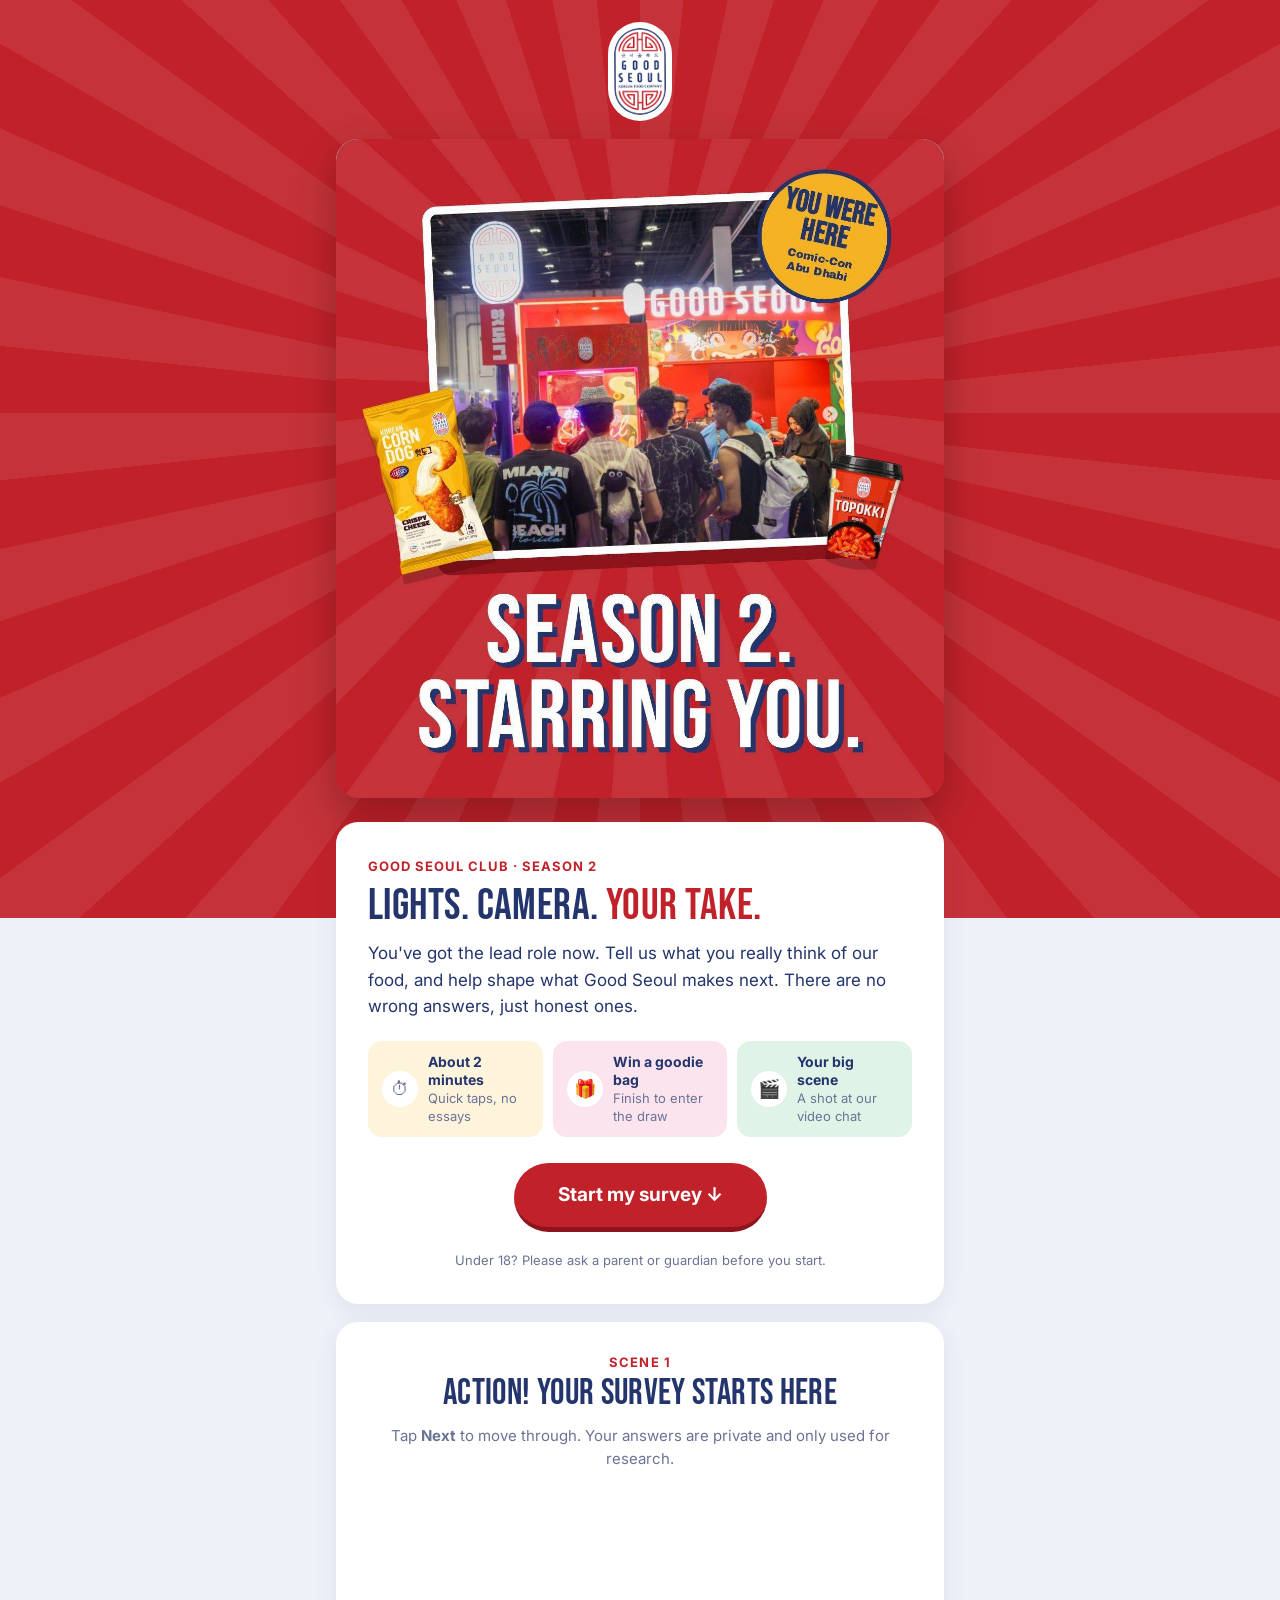
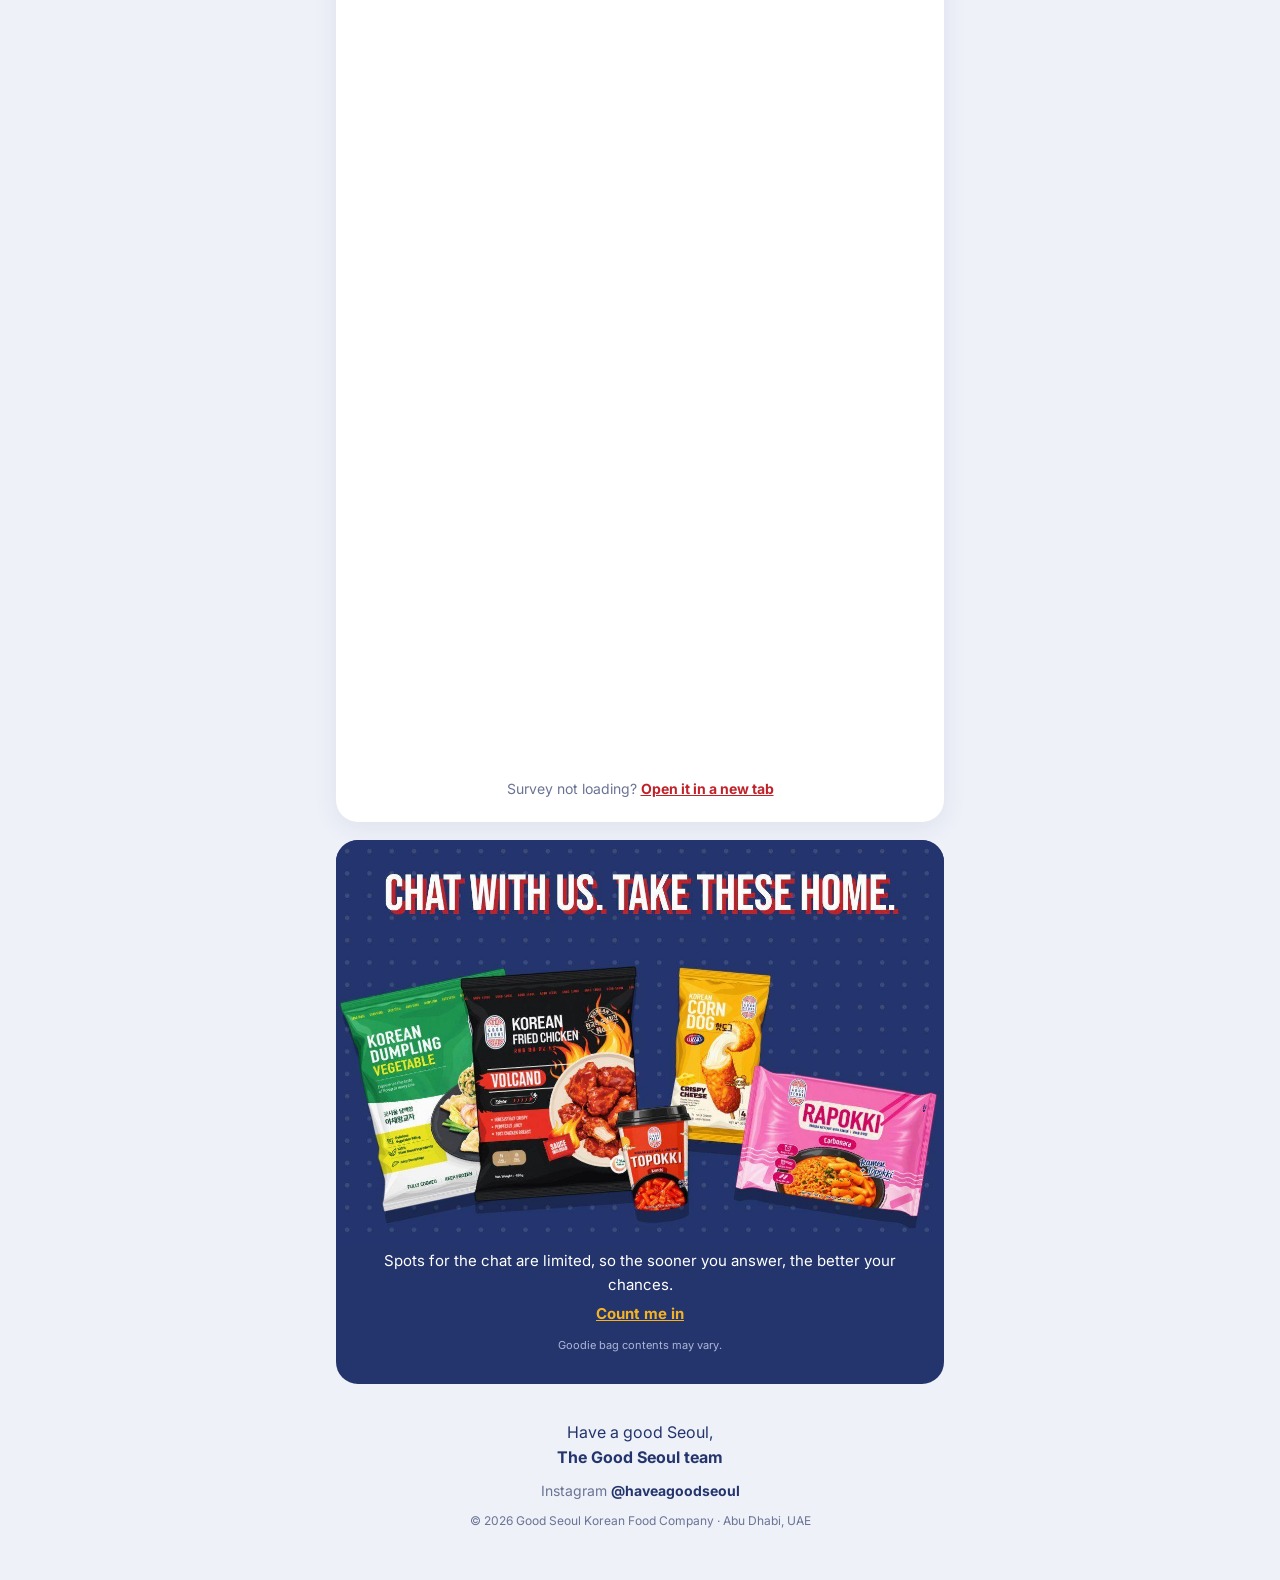
<file: index.html>
<!DOCTYPE html>
<html lang="en">
<head>
<meta charset="UTF-8">
<meta name="viewport" content="width=device-width, initial-scale=1">
<title>Good Seoul Club | Season 2. Starring you.</title>
<meta name="description" content="You were at the Good Seoul booth at Comic-Con Abu Dhabi. Take the 2-minute survey and join the Good Seoul Club.">
<meta name="robots" content="noindex, nofollow">
<meta name="theme-color" content="#C1222A">
<meta property="og:type" content="website">
<meta property="og:title" content="Season 2. Starring you. | Good Seoul Club">
<meta property="og:description" content="Take the 2-minute survey, chat with the Good Seoul team and take home a goodie bag.">
<meta property="og:image" content="assets/og-image.jpg">
<meta name="twitter:card" content="summary_large_image">
<link rel="icon" type="image/png" href="assets/favicon.png">
<link rel="preconnect" href="https://fonts.googleapis.com">
<link rel="preconnect" href="https://fonts.gstatic.com" crossorigin>
<link href="https://fonts.googleapis.com/css2?family=Bebas+Neue&family=Inter:wght@400;600;700&display=swap" rel="stylesheet">
<link rel="stylesheet" href="css/style.css">
</head>
<body>

<header class="hero">
  <div class="container">
    <img class="logo" src="assets/logo.png" alt="Good Seoul" width="64">
    <div class="hero-card">
      <img src="assets/hero.jpg" alt="Season 2. Starring you. You were at the Good Seoul booth at Comic-Con Abu Dhabi." width="1200" height="1300">
    </div>
  </div>
</header>

<main class="container">

  <section class="card intro">
    <p class="eyebrow">Good Seoul Club &middot; Season 2</p>
    <h1>Lights. Camera. <span class="hl">Your take.</span></h1>
    <p>You've got the lead role now. Tell us what you really think of our food, and help shape what Good Seoul makes next. There are no wrong answers, just honest ones.</p>

    <ul class="perks">
      <li class="perk perk-yellow"><span class="perk-icon" aria-hidden="true">&#9201;</span><span><strong>About 2 minutes</strong>Quick taps, no essays</span></li>
      <li class="perk perk-pink"><span class="perk-icon" aria-hidden="true">&#127873;</span><span><strong>Win a goodie bag</strong>Finish to enter the draw</span></li>
      <li class="perk perk-green"><span class="perk-icon" aria-hidden="true">&#127916;</span><span><strong>Your big scene</strong>A shot at our video chat</span></li>
    </ul>

    <a class="btn" href="#survey">Start my survey &darr;</a>
    <p class="note">Under 18? Please ask a parent or guardian before you start.</p>
  </section>

  <section class="card form-card" id="survey">
    <div class="form-head">
      <p class="eyebrow">Scene 1</p>
      <h2>Action! Your survey starts here</h2>
      <p>Tap <strong>Next</strong> to move through. Your answers are private and only used for research.</p>
    </div>
    <div class="form-frame" id="formFrame">
      <div class="loader" id="loader"><span></span>Loading the survey&hellip;</div>
      <div class="form-missing" id="formMissing" hidden>
        The survey link hasn't been set yet. (Admin: add FORM_URL in <code>js/config.js</code>.)
      </div>
    </div>
    <p class="fallback">Survey not loading? <a id="formNewTab" href="#" target="_blank" rel="noopener">Open it in a new tab</a></p>
  </section>

  <section class="goodies">
    <img src="assets/goodie-bag.jpg" alt="Chat with us. Take these home: Good Seoul dumplings, fried chicken, corn dogs, topokki and rapokki." width="1200" height="800" loading="lazy">
    <div class="goodies-text">
      <p>Spots for the chat are limited, so the sooner you answer, the better your chances.</p>
      <a href="#survey">Count me in</a>
      <small>Goodie bag contents may vary.</small>
    </div>
  </section>

</main>

<footer class="footer">
  <p class="signoff">Have a good Seoul,<br><strong>The Good Seoul team</strong></p>
  <p>Instagram <a href="https://instagram.com/haveagoodseoul" target="_blank" rel="noopener">@haveagoodseoul</a></p>
  <p class="small">&copy; 2026 Good Seoul Korean Food Company &middot; Abu Dhabi, UAE</p>
</footer>

<script src="js/config.js"></script>
<script src="js/track.js"></script>
<script>
(function () {
  var cfg = window.GS_CONFIG;
  var frame = document.getElementById("formFrame");
  var url = cfg.FORM_URL || "";
  var valid = /docs\.google\.com\/forms\/.+\/viewform/.test(url);

  GS.track("page_view");

  if (!valid) {
    document.getElementById("loader").hidden = true;
    document.getElementById("formMissing").hidden = false;
    document.querySelector(".fallback").hidden = true;
    return;
  }

  // Build the form URL: embedded mode + optional reference code pre-fill
  var u = new URL(url);
  u.searchParams.delete("usp");
  u.searchParams.set("hl", "en");
  if (cfg.REF_ENTRY_ID && GS.emailHash) u.searchParams.set(cfg.REF_ENTRY_ID, GS.emailHash);
  if (cfg.REF_ENTRY_ID && GS.emailHash) u.searchParams.set("usp", "pp_url");
  document.getElementById("formNewTab").href = u.toString();
  u.searchParams.set("embedded", "true");

  var iframe = document.createElement("iframe");
  iframe.title = "Good Seoul Club survey";
  iframe.src = u.toString();
  iframe.loading = "eager";
  function setHeight() {
    iframe.style.height = (window.innerWidth < 640 ? cfg.FORM_HEIGHT_MOBILE : cfg.FORM_HEIGHT_DESKTOP) + "px";
  }
  setHeight();
  window.addEventListener("resize", setHeight);

  // Each iframe load = a new form page (load 1 = opened; further loads = next page / submitted)
  var loads = 0;
  iframe.addEventListener("load", function () {
    loads++;
    document.getElementById("loader").hidden = true;
    if (loads === 1) { GS.track("form_loaded"); return; }
    GS.track("form_page_" + loads);
    frame.scrollIntoView({ behavior: "smooth", block: "start" });
  });
  frame.appendChild(iframe);

  var started = false;
  document.querySelectorAll('a[href="#survey"]').forEach(function (a) {
    a.addEventListener("click", function () { if (!started) { started = true; GS.track("cta_click"); } });
  });
})();
</script>
</body>
</html>
</file>
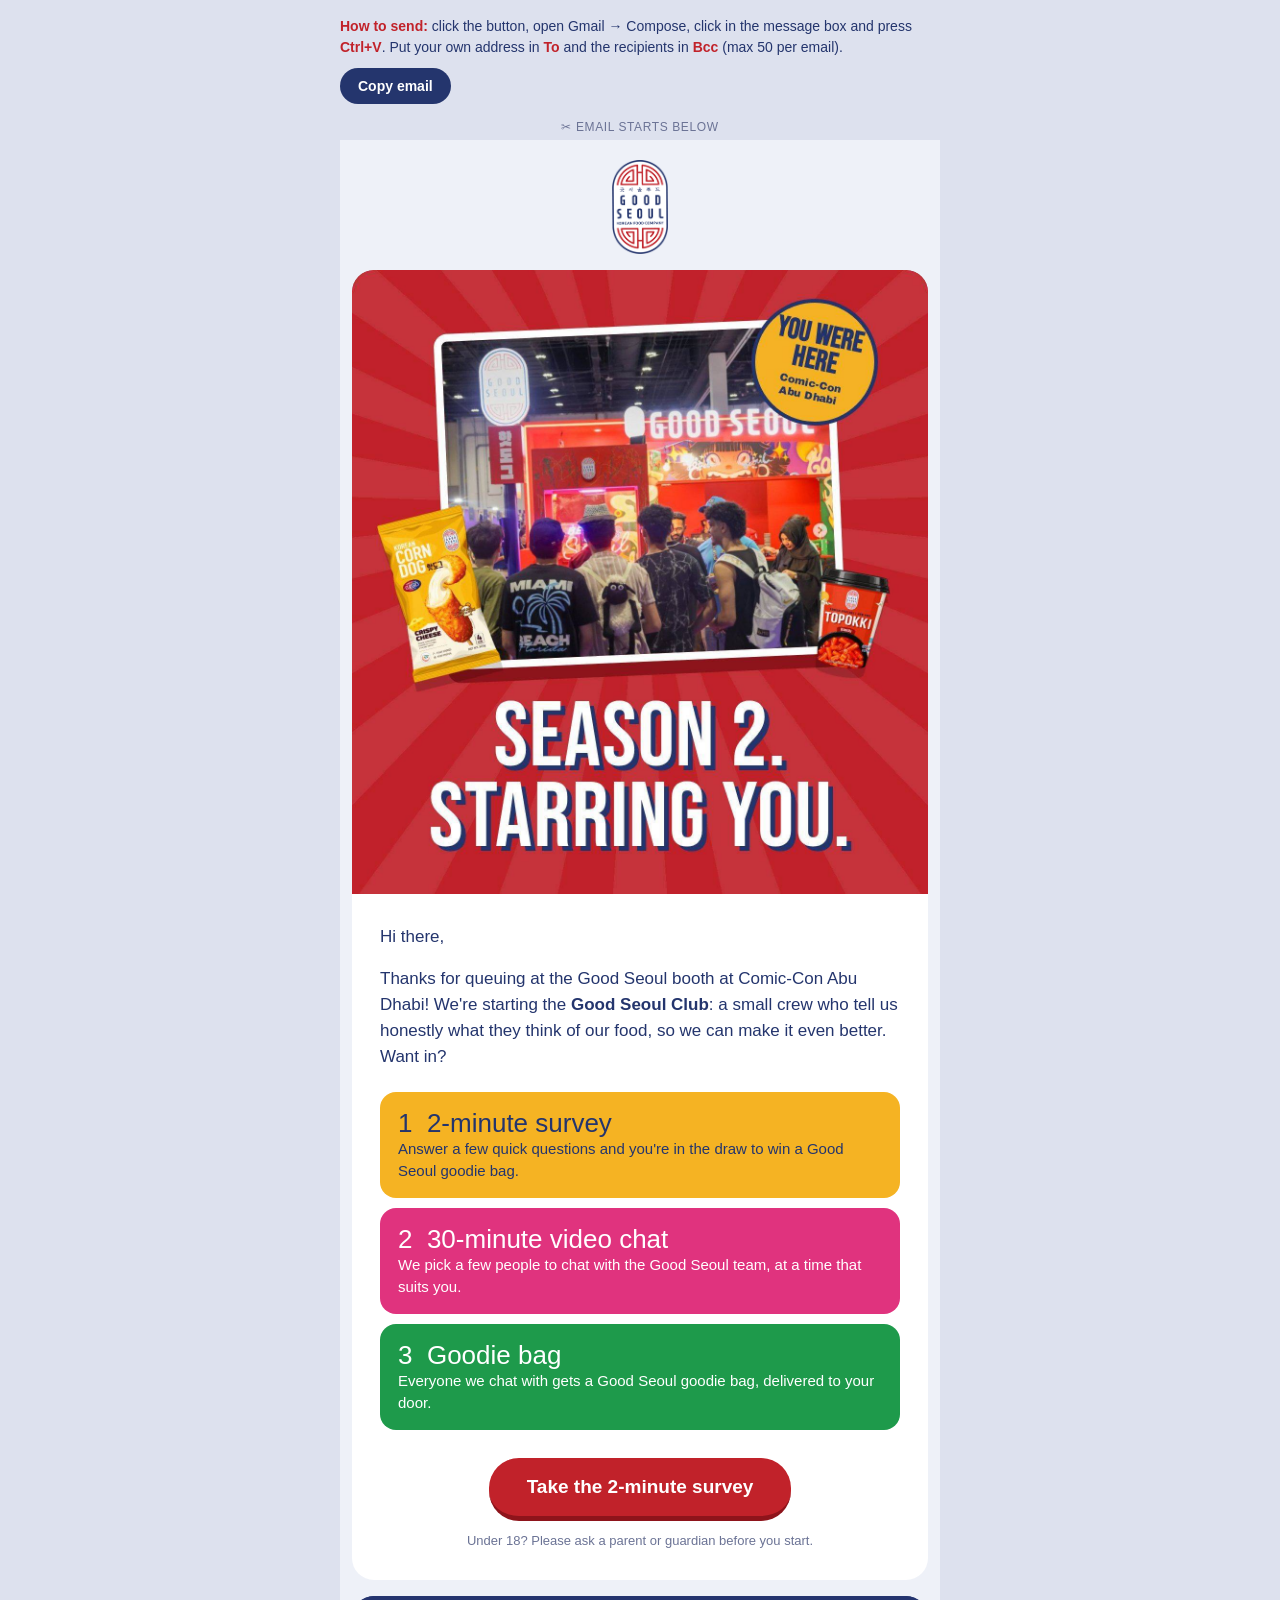
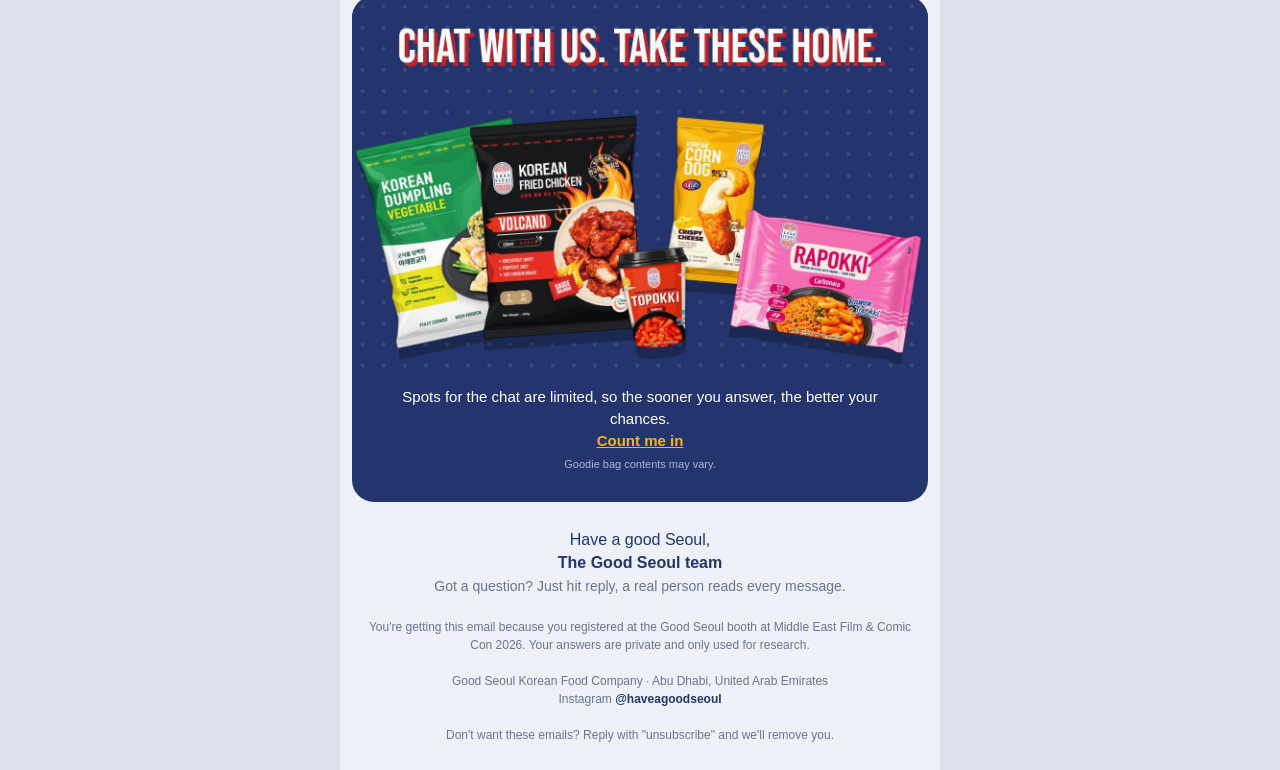
<file: email.html>
<!DOCTYPE html>
<html lang="en">
<head>
<meta charset="UTF-8">
<meta name="viewport" content="width=device-width, initial-scale=1">
<meta name="robots" content="noindex, nofollow">
<title>Good Seoul email (copy for Gmail)</title>
<style>
  body { margin:0; padding:0; background:#DDE1EE; font-family:Arial, Helvetica, sans-serif; }
  .howto { max-width:600px; margin:0 auto; padding:16px; font-size:14px; line-height:21px; color:#24356D; }
  .howto b { color:#C1222A; }
  .howto button { background:#24356D; color:#fff; border:0; border-radius:20px; padding:10px 18px; font-weight:bold; cursor:pointer; font-size:14px; }
  .cut { max-width:600px; margin:0 auto 6px; padding:0 16px; font-size:12px; color:#6B7395; text-align:center; letter-spacing:.05em; }
</style>
</head>
<body>

<div class="howto">
  <b>How to send:</b> click the button, open Gmail &rarr; Compose, click in the message box and press <b>Ctrl+V</b>.
  Put your own address in <b>To</b> and the recipients in <b>Bcc</b> (max 50 per email).
  <div style="padding-top:10px;"><button type="button" id="copyBtn">Copy email</button> <span id="copied" style="padding-left:8px;"></span></div>
</div>
<div class="cut">&#9986; EMAIL STARTS BELOW</div>

<!-- ===================== EMAIL (copied into Gmail) ===================== -->
<div id="email">
<table role="presentation" width="100%" cellpadding="0" cellspacing="0" border="0" style="background:#EEF1F8; width:100%; max-width:600px; margin:0 auto;">
<tr><td align="center" style="padding:20px 12px 26px 12px;">

<table role="presentation" width="100%" cellpadding="0" cellspacing="0" border="0" style="width:100%; max-width:576px;">

  <tr>
    <td align="center" style="padding:0 0 16px 0;">
      <img src="https://goodseoul.github.io/assets/logo.png" width="56" alt="Good Seoul" style="display:block; width:56px; height:auto; border:0;">
    </td>
  </tr>

  <tr>
    <td style="background:#C1222A; border-radius:22px 22px 0 0; line-height:0; font-size:0;">
      <a href="https://goodseoul.github.io/?utm_source=email&amp;utm_medium=gmail_manual&amp;utm_campaign=gs_club_s2&amp;utm_content=hero" target="_blank"><img src="https://goodseoul.github.io/assets/hero.jpg" width="576" alt="Season 2. Starring you. You were at the Good Seoul booth at Comic-Con Abu Dhabi." style="display:block; width:100%; max-width:576px; height:auto; border:0; border-radius:22px 22px 0 0;"></a>
    </td>
  </tr>

  <tr>
    <td style="background:#FFFFFF; border-radius:0 0 22px 22px; padding:30px 28px 30px 28px; font-family:Arial, Helvetica, sans-serif; color:#24356D;">

      <p style="margin:0 0 16px 0; font-size:17px; line-height:26px;">Hi there,</p>
      <p style="margin:0 0 22px 0; font-size:17px; line-height:26px;">Thanks for queuing at the Good Seoul booth at Comic-Con Abu Dhabi! We're starting the <strong>Good Seoul Club</strong>: a small crew who tell us honestly what they think of our food, so we can make it even better. Want in?</p>

      <table role="presentation" width="100%" cellpadding="0" cellspacing="0" border="0">
        <tr><td style="background:#F5B323; border-radius:16px; padding:16px 18px; color:#24356D; font-family:Arial, Helvetica, sans-serif;">
          <span style="font-family:Impact, 'Arial Narrow', sans-serif; font-size:26px; line-height:30px;">1 &nbsp;2-minute survey</span><br>
          <span style="font-size:15px; line-height:22px;">Answer a few quick questions and you're in the draw to win a Good Seoul goodie bag.</span>
        </td></tr>
        <tr><td style="height:10px; line-height:10px; font-size:10px;">&nbsp;</td></tr>
        <tr><td style="background:#E0337E; border-radius:16px; padding:16px 18px; color:#FFFFFF; font-family:Arial, Helvetica, sans-serif;">
          <span style="font-family:Impact, 'Arial Narrow', sans-serif; font-size:26px; line-height:30px;">2 &nbsp;30-minute video chat</span><br>
          <span style="font-size:15px; line-height:22px;">We pick a few people to chat with the Good Seoul team, at a time that suits you.</span>
        </td></tr>
        <tr><td style="height:10px; line-height:10px; font-size:10px;">&nbsp;</td></tr>
        <tr><td style="background:#1E9A4B; border-radius:16px; padding:16px 18px; color:#FFFFFF; font-family:Arial, Helvetica, sans-serif;">
          <span style="font-family:Impact, 'Arial Narrow', sans-serif; font-size:26px; line-height:30px;">3 &nbsp;Goodie bag</span><br>
          <span style="font-size:15px; line-height:22px;">Everyone we chat with gets a Good Seoul goodie bag, delivered to your door.</span>
        </td></tr>
      </table>

      <table role="presentation" width="100%" cellpadding="0" cellspacing="0" border="0">
        <tr><td align="center" style="padding:28px 0 10px 0;">
          <a href="https://goodseoul.github.io/?utm_source=email&amp;utm_medium=gmail_manual&amp;utm_campaign=gs_club_s2&amp;utm_content=button" target="_blank" style="display:inline-block; background:#C1222A; color:#FFFFFF; font-family:Arial, Helvetica, sans-serif; font-size:19px; font-weight:bold; line-height:24px; padding:17px 38px; border-radius:30px; border-bottom:5px solid #8E141B; text-decoration:none;">Take the 2-minute survey</a>
        </td></tr>
        <tr><td align="center" style="font-family:Arial, Helvetica, sans-serif; font-size:13px; line-height:19px; color:#6B7395;">
          Under 18? Please ask a parent or guardian before you start.
        </td></tr>
      </table>

    </td>
  </tr>

  <tr><td style="height:16px; line-height:16px; font-size:16px;">&nbsp;</td></tr>

  <tr>
    <td style="background:#24356D; border-radius:22px 22px 0 0; line-height:0; font-size:0;">
      <a href="https://goodseoul.github.io/?utm_source=email&amp;utm_medium=gmail_manual&amp;utm_campaign=gs_club_s2&amp;utm_content=goodie_image" target="_blank"><img src="https://goodseoul.github.io/assets/goodie-bag.jpg" width="576" alt="Chat with us. Take these home: Good Seoul dumplings, fried chicken, corn dogs, topokki and rapokki." style="display:block; width:100%; max-width:576px; height:auto; border:0; border-radius:22px 22px 0 0;"></a>
    </td>
  </tr>
  <tr>
    <td align="center" style="background:#24356D; border-radius:0 0 22px 22px; padding:6px 28px 28px 28px; font-family:Arial, Helvetica, sans-serif; font-size:15px; line-height:22px; color:#FFFFFF;">
      Spots for the chat are limited, so the sooner you answer, the better your chances.<br>
      <a href="https://goodseoul.github.io/?utm_source=email&amp;utm_medium=gmail_manual&amp;utm_campaign=gs_club_s2&amp;utm_content=count_me_in" target="_blank" style="color:#F5B323; font-weight:bold; text-decoration:underline;">Count me in</a><br>
      <span style="font-size:11px; line-height:16px; color:#AEB6D6;">Goodie bag contents may vary.</span>
    </td>
  </tr>

  <tr>
    <td align="center" style="padding:26px 16px 4px 16px; font-family:Arial, Helvetica, sans-serif; font-size:16px; line-height:23px; color:#24356D;">
      Have a good Seoul,<br><strong>The Good Seoul team</strong><br>
      <span style="font-size:14px; color:#6B7395;">Got a question? Just hit reply, a real person reads every message.</span>
    </td>
  </tr>
  <tr>
    <td align="center" style="padding:16px 16px 0 16px; font-family:Arial, Helvetica, sans-serif; font-size:12px; line-height:18px; color:#6B7395;">
      You're getting this email because you registered at the Good Seoul booth at Middle East Film &amp; Comic Con 2026. Your answers are private and only used for research.<br><br>
      Good Seoul Korean Food Company &middot; Abu Dhabi, United Arab Emirates<br>
      Instagram <a href="https://instagram.com/haveagoodseoul" target="_blank" style="color:#24356D; font-weight:bold; text-decoration:none;">@haveagoodseoul</a><br><br>
      Don't want these emails? Reply with "unsubscribe" and we'll remove you.
    </td>
  </tr>

</table>
</td></tr>
</table>
</div>
<!-- ===================== END EMAIL ===================== -->

<script>
  document.getElementById("copyBtn").addEventListener("click", function () {
    var el = document.getElementById("email");
    var msg = document.getElementById("copied");
    try {
      var html = el.innerHTML;
      if (navigator.clipboard && window.ClipboardItem) {
        navigator.clipboard.write([new ClipboardItem({
          "text/html": new Blob([html], { type: "text/html" }),
          "text/plain": new Blob([el.innerText], { type: "text/plain" })
        })]).then(function () { msg.textContent = "Copied! Now paste in Gmail."; },
                  function () { fallback(); });
      } else { fallback(); }
    } catch (e) { fallback(); }
    function fallback() {
      var r = document.createRange(); r.selectNode(el);
      var s = window.getSelection(); s.removeAllRanges(); s.addRange(r);
      document.execCommand("copy"); s.removeAllRanges();
      msg.textContent = "Copied! Now paste in Gmail.";
    }
  });
</script>
</body>
</html>
</file>
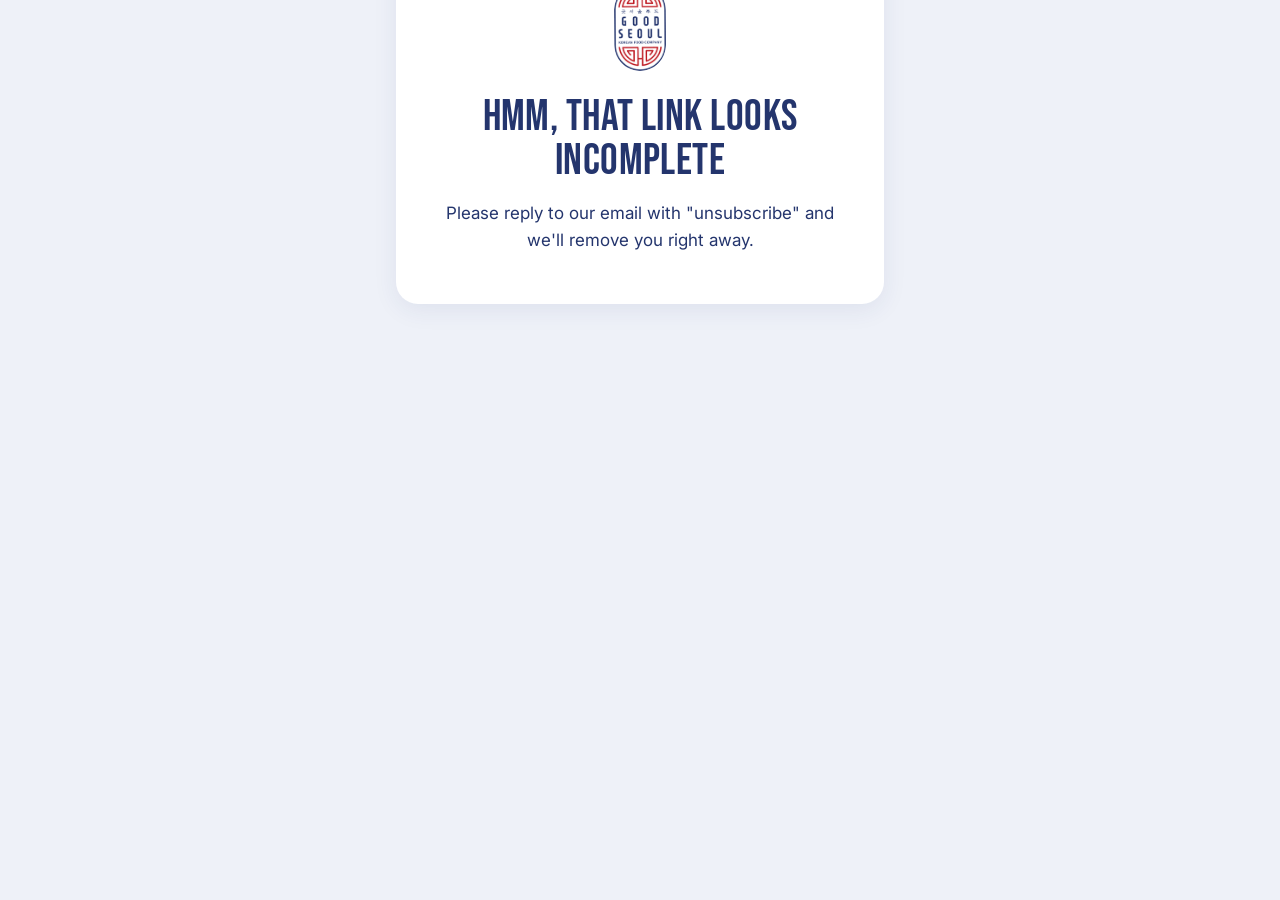
<file: unsubscribe.html>
<!DOCTYPE html>
<html lang="en">
<head>
<meta charset="UTF-8">
<meta name="viewport" content="width=device-width, initial-scale=1">
<title>Unsubscribe | Good Seoul</title>
<meta name="robots" content="noindex, nofollow">
<meta name="theme-color" content="#C1222A">
<link rel="icon" type="image/png" href="assets/favicon.png">
<link rel="preconnect" href="https://fonts.googleapis.com">
<link rel="preconnect" href="https://fonts.gstatic.com" crossorigin>
<link href="https://fonts.googleapis.com/css2?family=Bebas+Neue&family=Inter:wght@400;600;700&display=swap" rel="stylesheet">
<link rel="stylesheet" href="css/style.css">
</head>
<body>
<main class="container simple">
  <section class="card">
    <img class="logo" src="assets/logo.png" alt="Good Seoul" width="64">

    <div id="ask">
      <h1>Unsubscribe?</h1>
      <p>We'll stop sending you Good Seoul Club emails. No hard feelings.</p>
      <button class="btn" id="confirm" type="button" style="border:0; border-bottom:5px solid var(--red-dark); cursor:pointer; font-family:inherit;">Yes, unsubscribe me</button>
    </div>

    <div id="done" hidden>
      <h1>You're unsubscribed</h1>
      <p>You won't get any more emails from this campaign. Changed your mind? Just reply to any of our emails.</p>
      <p><a href="https://instagram.com/haveagoodseoul" style="color:var(--red); font-weight:700;">Follow @haveagoodseoul</a> to keep up with us.</p>
    </div>

    <div id="missing" hidden>
      <h1>Hmm, that link looks incomplete</h1>
      <p>Please reply to our email with "unsubscribe" and we'll remove you right away.</p>
    </div>
  </section>
</main>

<script src="js/config.js"></script>
<script src="js/track.js"></script>
<script>
  if (!GS.emailHash) {
    document.getElementById("ask").hidden = true;
    document.getElementById("missing").hidden = false;
  }
  document.getElementById("confirm").addEventListener("click", function () {
    this.disabled = true;
    this.textContent = "One moment…";
    GS.unsubscribe().then(function () {
      document.getElementById("ask").hidden = true;
      document.getElementById("done").hidden = false;
    });
  });
</script>
</body>
</html>
</file>
<file: css/style.css>
:root {
  --red: #C1222A;
  --red-dark: #8E141B;
  --navy: #24356D;
  --yellow: #F5B323;
  --pink: #E0337E;
  --green: #1E9A4B;
  --bg: #EEF1F8;
  --muted: #6B7395;
  --white: #FFFFFF;
  --radius: 22px;
  --display: "Bebas Neue", Impact, "Arial Narrow", sans-serif;
  --body: "Inter", Arial, Helvetica, sans-serif;
}

* { box-sizing: border-box; }
[hidden] { display: none !important; }
html { scroll-behavior: smooth; }
body {
  margin: 0;
  background: var(--bg);
  color: var(--navy);
  font-family: var(--body);
  font-size: 17px;
  line-height: 1.55;
  -webkit-font-smoothing: antialiased;
}
img { max-width: 100%; height: auto; display: block; }
a { color: inherit; }

.container { width: 100%; max-width: 640px; margin: 0 auto; padding: 0 16px; }

/* ---------- Hero ---------- */
.hero {
  background:
    repeating-conic-gradient(from 0deg at 50% 45%, rgba(255,255,255,.07) 0 6deg, transparent 6deg 12deg),
    var(--red);
  padding: 22px 0 120px;
}
.logo { width: 64px; margin: 0 auto 18px; background: #fff; border-radius: 40px; padding: 6px; }
.hero-card {
  border-radius: var(--radius);
  overflow: hidden;
  box-shadow: 0 18px 40px rgba(0,0,0,.25);
  background: var(--red);
}

main.container { margin-top: -96px; position: relative; }

/* ---------- Cards ---------- */
.card {
  background: var(--white);
  border-radius: var(--radius);
  padding: 34px 32px;
  margin-bottom: 18px;
  box-shadow: 0 6px 24px rgba(36,53,109,.08);
}
.eyebrow {
  margin: 0 0 4px;
  font-size: 13px;
  font-weight: 700;
  letter-spacing: .08em;
  text-transform: uppercase;
  color: var(--red);
}
h1, h2 {
  font-family: var(--display);
  font-weight: 400;
  letter-spacing: .01em;
  line-height: 1;
  margin: 0 0 12px;
}
h1 { font-size: 44px; }
h2 { font-size: 36px; }
.intro p { margin: 0 0 8px; }

.hl { color: var(--red); white-space: nowrap; }

/* ---------- Perks ---------- */
.perks {
  list-style: none;
  padding: 0;
  margin: 22px 0 26px;
  display: grid;
  grid-template-columns: repeat(3, 1fr);
  gap: 10px;
}
.perk {
  display: flex;
  align-items: center;
  gap: 10px;
  padding: 12px 14px;
  border-radius: 14px;
  font-size: 13px;
  line-height: 18px;
  color: var(--muted);
}
.perk strong { display: block; color: var(--navy); font-size: 14px; }
.perk-icon {
  flex: 0 0 36px;
  height: 36px;
  border-radius: 50%;
  display: flex;
  align-items: center;
  justify-content: center;
  font-size: 18px;
  background: var(--white);
}
.perk-yellow { background: #FEF4DC; }
.perk-pink   { background: #FCE4EF; }
.perk-green  { background: #E0F3E7; }

/* ---------- Button ---------- */
.btn {
  display: block;
  width: fit-content;
  margin: 0 auto;
  background: var(--red);
  color: var(--white);
  font-weight: 700;
  font-size: 19px;
  text-decoration: none;
  padding: 17px 44px;
  border-radius: 40px;
  border-bottom: 5px solid var(--red-dark);
  transition: transform .15s ease, filter .15s ease;
}
.btn:hover { transform: translateY(-2px); filter: brightness(1.06); }
.btn:active { transform: translateY(1px); border-bottom-width: 3px; }
.btn:focus-visible, a:focus-visible { outline: 3px solid var(--yellow); outline-offset: 3px; }
.note, .intro .note { text-align: center; font-size: 13px; color: var(--muted); margin: 18px 0 0; }

/* ---------- Form ---------- */
.form-card { padding: 30px 16px 22px; scroll-margin-top: 16px; }
.form-head { padding: 0 16px; text-align: center; }
.form-head p { margin: 0 0 14px; color: var(--muted); font-size: 15px; }
.form-head p.eyebrow { margin: 0 0 4px; color: var(--red); font-size: 13px; }
.form-frame {
  position: relative;
  min-height: 420px;
  border-radius: 14px;
  overflow: hidden;
  background: #FFFFFF;
  scroll-margin-top: 16px;
}
.form-frame iframe { display: block; width: 100%; border: 0; background: transparent; }
.loader {
  position: absolute;
  inset: 0;
  display: flex;
  flex-direction: column;
  align-items: center;
  justify-content: center;
  gap: 14px;
  color: var(--muted);
  font-size: 15px;
}
.loader span {
  width: 38px; height: 38px;
  border-radius: 50%;
  border: 4px solid #DDE1EE;
  border-top-color: var(--red);
  animation: spin .8s linear infinite;
}
@keyframes spin { to { transform: rotate(360deg); } }
.form-missing { padding: 40px 24px; text-align: center; color: var(--red); font-weight: 600; }
.fallback { text-align: center; font-size: 14px; color: var(--muted); margin: 14px 0 0; }
.fallback a { color: var(--red); font-weight: 700; }

/* ---------- Goodies ---------- */
.goodies {
  background: var(--navy);
  border-radius: var(--radius);
  overflow: hidden;
  margin-bottom: 18px;
  color: var(--white);
  text-align: center;
}
.goodies-text { padding: 4px 32px 30px; font-size: 15px; }
.goodies-text p { margin: 0 0 6px; }
.goodies-text a { color: var(--yellow); font-weight: 700; }
.goodies-text small { display: block; color: #AEB6D6; font-size: 11px; margin-top: 12px; }

/* ---------- Footer ---------- */
.footer { text-align: center; padding: 18px 16px 40px; font-size: 14px; color: var(--muted); }
.footer p { margin: 0 0 10px; }
.footer a { color: var(--navy); font-weight: 700; text-decoration: none; }
.signoff { color: var(--navy); font-size: 16px; }
.small { font-size: 12px; }

/* ---------- Simple pages (unsubscribe) ---------- */
.simple { max-width: 520px; text-align: center; }
.simple .card { margin-top: 40px; }

@media (max-width: 600px) {
  .card { padding: 28px 20px; }
  h1 { font-size: 38px; }
  .perks { grid-template-columns: 1fr; gap: 8px; }
  .btn { width: 100%; text-align: center; padding: 17px 20px; }
  .hero { padding-bottom: 100px; }
  main.container { margin-top: -80px; }
}

@media (prefers-reduced-motion: reduce) {
  html { scroll-behavior: auto; }
  .loader span { animation-duration: 2s; }
  .btn { transition: none; }
}
</file>
